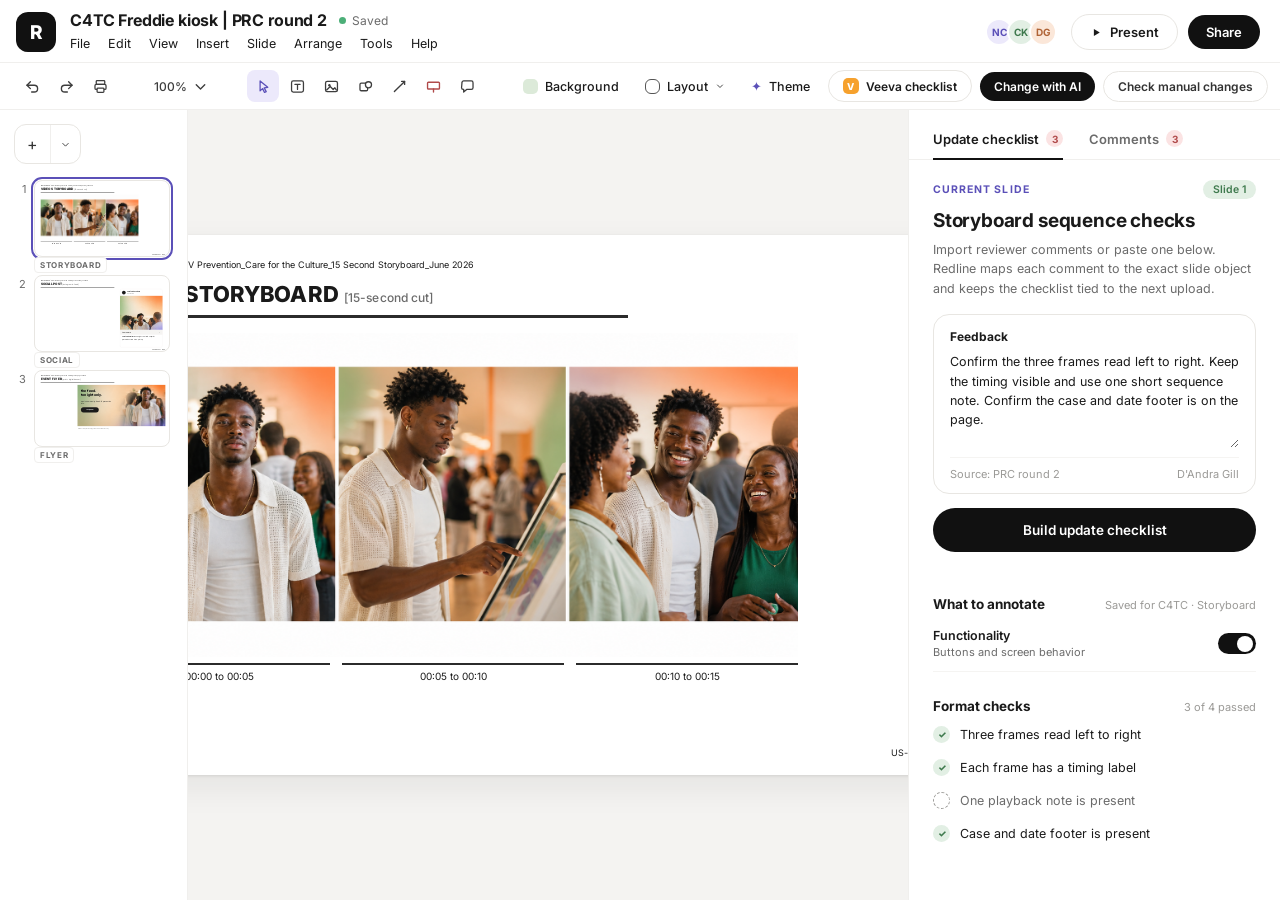
<file: demo/index.html>
<!doctype html>
<html lang="en">
<head>
<meta charset="utf-8">
<meta name="viewport" content="width=device-width, initial-scale=1">
<title>Redline · C4TC Freddie kiosk | PRC round 2</title>
<link rel="preconnect" href="https://fonts.googleapis.com">
<link rel="preconnect" href="https://fonts.gstatic.com" crossorigin>
<link href="https://fonts.googleapis.com/css2?family=Inter:wght@400;500;600;700;800&display=swap" rel="stylesheet">
<link rel="stylesheet" href="styles.css">
</head>
<body>

<header class="topbar">
  <div class="brand">
    <div class="logo">R</div>
    <div class="titleblock">
      <div class="docrow">
        <span class="doctitle" id="docTitle">C4TC Freddie kiosk | PRC round 2</span>
        <span class="savestate" id="saveState"><i class="dot"></i><em>Saved</em></span>
      </div>
      <nav class="menubar" id="menubar">
        <button data-menu="file">File</button>
        <button data-menu="edit">Edit</button>
        <button data-menu="view">View</button>
        <button data-menu="insert">Insert</button>
        <button data-menu="slide">Slide</button>
        <button data-menu="arrange">Arrange</button>
        <button data-menu="tools">Tools</button>
        <button data-menu="help">Help</button>
      </nav>
    </div>
  </div>
  <div class="topright">
    <div class="avatars">
      <span class="av av1">NC</span><span class="av av2">CK</span><span class="av av3">DG</span>
    </div>
    <button class="btn ghost" id="presentBtn">
      <svg viewBox="0 0 20 20" width="13" height="13"><path d="M6 4.5v11l9-5.5z" fill="currentColor"/></svg>
      Present
    </button>
    <button class="btn solid" id="shareBtn">Share</button>
  </div>
</header>

<div class="toolbar">
  <div class="tgroup">
    <button class="tbtn" id="undoBtn" title="Undo (⌘Z)"><svg viewBox="0 0 20 20"><path d="M7.5 4.5 3.5 8.5l4 4" fill="none" stroke="currentColor" stroke-width="1.6" stroke-linecap="round" stroke-linejoin="round"/><path d="M3.5 8.5H12a4 4 0 0 1 0 8H9" fill="none" stroke="currentColor" stroke-width="1.6" stroke-linecap="round"/></svg></button>
    <button class="tbtn" id="redoBtn" title="Redo (⇧⌘Z)"><svg viewBox="0 0 20 20"><path d="M12.5 4.5l4 4-4 4" fill="none" stroke="currentColor" stroke-width="1.6" stroke-linecap="round" stroke-linejoin="round"/><path d="M16.5 8.5H8a4 4 0 0 0 0 8h3" fill="none" stroke="currentColor" stroke-width="1.6" stroke-linecap="round"/></svg></button>
    <button class="tbtn" id="printBtn" title="Print"><svg viewBox="0 0 20 20"><rect x="5" y="3" width="10" height="4.5" rx="1" fill="none" stroke="currentColor" stroke-width="1.5"/><rect x="3.5" y="7.5" width="13" height="6" rx="1.5" fill="none" stroke="currentColor" stroke-width="1.5"/><rect x="6" y="12" width="8" height="5" rx="1" fill="#fff" stroke="currentColor" stroke-width="1.5"/></svg></button>
  </div>
  <span class="tsep"></span>
  <div class="tgroup">
    <button class="tbtn wide" id="zoomBtn" title="Zoom">100% <svg viewBox="0 0 20 20" width="10" height="10"><path d="M5 8l5 5 5-5" fill="none" stroke="currentColor" stroke-width="1.6" stroke-linecap="round" stroke-linejoin="round"/></svg></button>
  </div>
  <span class="tsep"></span>
  <div class="tgroup" id="toolGroup">
    <button class="tbtn tool active" data-tool="select" title="Select"><svg viewBox="0 0 20 20"><path d="M6 3.5 15 11l-4.2.6 2.4 4.4-2 1-2.3-4.5L6 15z" fill="none" stroke="currentColor" stroke-width="1.5" stroke-linejoin="round"/></svg></button>
    <button class="tbtn tool" data-tool="text" title="Text box"><svg viewBox="0 0 20 20"><rect x="3" y="3.5" width="14" height="13" rx="2" fill="none" stroke="currentColor" stroke-width="1.5"/><path d="M7 7.5h6M10 7.5v6" stroke="currentColor" stroke-width="1.5" stroke-linecap="round"/></svg></button>
    <button class="tbtn tool" data-tool="image" title="Image"><svg viewBox="0 0 20 20"><rect x="3" y="4" width="14" height="12" rx="2" fill="none" stroke="currentColor" stroke-width="1.5"/><circle cx="7.5" cy="8.5" r="1.4" fill="currentColor"/><path d="M4 14.5 8.5 10l3.5 3.5 2-2 2 3" fill="none" stroke="currentColor" stroke-width="1.5" stroke-linejoin="round"/></svg></button>
    <button class="tbtn tool" data-tool="shape" title="Shape"><svg viewBox="0 0 20 20"><rect x="3.5" y="6" width="9" height="9" rx="1.5" fill="none" stroke="currentColor" stroke-width="1.5"/><circle cx="13.5" cy="8" r="3.6" fill="#fff" stroke="currentColor" stroke-width="1.5"/></svg></button>
    <button class="tbtn tool" data-tool="line" title="Line"><svg viewBox="0 0 20 20"><path d="M4 16 16 4" stroke="currentColor" stroke-width="1.6" stroke-linecap="round"/><path d="M12.5 4H16v3.5" fill="none" stroke="currentColor" stroke-width="1.6" stroke-linecap="round" stroke-linejoin="round"/></svg></button>
    <button class="tbtn tool" data-tool="annotation" title="Annotation box"><svg viewBox="0 0 20 20"><rect x="3" y="5" width="14" height="8" rx="1" fill="none" stroke="#b04a4a" stroke-width="1.6"/><path d="M10 13v3.5" stroke="#b04a4a" stroke-width="1.6" stroke-linecap="round"/></svg></button>
    <button class="tbtn tool" data-tool="comment" title="Comment anchor"><svg viewBox="0 0 20 20"><path d="M3.5 5.5A2 2 0 0 1 5.5 3.5h9a2 2 0 0 1 2 2v6a2 2 0 0 1-2 2H9l-3.5 3v-3h-.5a2 2 0 0 1-2-2z" fill="none" stroke="currentColor" stroke-width="1.5" stroke-linejoin="round"/></svg></button>
  </div>
  <span class="tsep"></span>
  <div class="tgroup">
    <button class="chipbtn" id="bgBtn"><span class="swatch" style="background:#dcead9"></span> Background</button>
    <button class="chipbtn" id="layoutBtn"><span class="swatch ring"></span> Layout <svg viewBox="0 0 20 20" width="10" height="10"><path d="M5 8l5 5 5-5" fill="none" stroke="currentColor" stroke-width="1.6" stroke-linecap="round" stroke-linejoin="round"/></svg></button>
    <button class="chipbtn" id="themeBtn"><span class="spark">✦</span> Theme</button>
  </div>
  <div class="tright">
    <button class="btn ghost sm" id="veevaBtn"><span class="vbadge">V</span> Veeva checklist</button>
    <button class="btn solid sm" id="aiBtn">Change with AI</button>
    <button class="btn outline sm" id="diffBtn">Check manual changes</button>
  </div>
</div>

<main class="workspace">
  <aside class="filmstrip">
    <div class="addslide">
      <button id="addSlideBtn" title="New slide">+</button>
      <button id="addSlideCaret"><svg viewBox="0 0 20 20" width="11" height="11"><path d="M5 8l5 5 5-5" fill="none" stroke="currentColor" stroke-width="1.6" stroke-linecap="round" stroke-linejoin="round"/></svg></button>
    </div>
    <div id="thumbs"></div>
  </aside>

  <section class="canvas" id="canvasArea">
    <div class="slidewrap" id="slideWrap">
      <div class="slide" id="slideRoot"></div>
    </div>
  </section>

  <aside class="rail">
    <div class="tabs">
      <button class="tab active" data-tab="checklist">Update checklist <span class="count" id="chkCount">3</span></button>
      <button class="tab" data-tab="comments">Comments <span class="count" id="cmtCount">3</span></button>
    </div>
    <div class="railscroll" id="railChecklist">
      <div class="currentrow">
        <span class="eyebrow">Current slide</span>
        <span class="chip chip-green" id="slideChip">Slide 1</span>
      </div>
      <h2 class="railtitle" id="railTitle">Storyboard sequence checks</h2>
      <p class="raildesc">Import reviewer comments or paste one below. Redline maps each comment to the exact slide object and keeps the checklist tied to the next upload.</p>
      <div class="feedbackcard">
        <label>Feedback</label>
        <textarea id="feedbackInput" spellcheck="false"></textarea>
        <div class="fbmeta"><span id="fbSource">Source: PRC round 2</span><span id="fbAuthor">D'Andra Gill</span></div>
      </div>
      <button class="cta" id="buildBtn">Build update checklist</button>
      <div id="checklistItems"></div>
      <div id="applyAllWrap"></div>
      <div class="sechead">
        <h3>What to annotate</h3>
        <span class="muted" id="annScope">Saved for C4TC · Storyboard</span>
      </div>
      <div id="annToggles"></div>
      <div class="sechead">
        <h3>Format checks</h3>
        <span class="muted" id="checksCount">3 of 4 passed</span>
      </div>
      <div id="formatChecks"></div>
    </div>
    <div class="railscroll hidden" id="railComments"></div>
  </aside>
</main>

<div id="menuLayer"></div>
<div id="modalLayer"></div>
<div id="presentLayer" class="hidden">
  <div class="pstage"><div class="pslide" id="presentSlide"></div></div>
  <div class="pnav">
    <button id="pPrev">‹</button>
    <span id="pCounter">1 / 3</span>
    <button id="pNext">›</button>
    <button id="pExit">Exit</button>
  </div>
</div>
<div id="toast"></div>

<script src="app.js"></script>
</body>
</html>
</file>
<file: demo/styles.css>
/* Redline demo · design tokens from mockups */
:root{
  --bg:#ffffff;
  --text:#1a1a1a;
  --muted:#6b6b6b;
  --faint:#9b9a97;
  --sidebar:#fafaf9;
  --border:#f0efed;
  --border2:#f5f4f2;
  --edge:#e8e6e2;
  --canvas:#f4f3f1;
  --purple-bg:#ece9fb; --purple:#5b50b8;
  --green-bg:#e2efe4; --green:#3f7a4e;
  --yellow-bg:#faf0cd; --yellow:#8f7422;
  --blue-bg:#e3ebfb; --blue:#3d5cc4;
  --orange-bg:#fbe7d9; --orange:#b06437;
  --red-bg:#fbe3e3; --red:#b04a4a;
  --annotation:#c00000;
  --magenta:#ff00cc;
  --shadow-sm:0 1px 3px rgba(0,0,0,.1);
}
*{box-sizing:border-box;margin:0;padding:0}
html,body{height:100%}
body{
  font-family:'Inter',-apple-system,system-ui,sans-serif;
  background:var(--bg);color:var(--text);
  font-size:13px;overflow:hidden;
  display:flex;flex-direction:column;
  -webkit-font-smoothing:antialiased;
}
button{font-family:inherit;border:none;background:none;cursor:pointer;color:inherit}
.hidden{display:none !important}

/* ---------- top bar ---------- */
.topbar{
  display:flex;align-items:center;justify-content:space-between;
  padding:10px 20px 8px 16px;background:var(--bg);
}
.brand{display:flex;align-items:center;gap:14px;min-width:0}
.logo{
  width:40px;height:40px;border-radius:12px;background:#111;color:#fff;
  display:flex;align-items:center;justify-content:center;
  font-weight:800;font-size:19px;flex:none;
}
.titleblock{min-width:0}
.docrow{display:flex;align-items:center;gap:12px}
.doctitle{font-size:16px;font-weight:700;letter-spacing:-0.01em;white-space:nowrap}
.savestate{display:flex;align-items:center;gap:6px;font-size:12px;color:var(--muted)}
.savestate .dot{width:7px;height:7px;border-radius:50%;background:#4caf78;display:inline-block}
.savestate em{font-style:normal}
.savestate.saving .dot{background:var(--faint)}
.menubar{display:flex;gap:2px;margin-top:3px;margin-left:-8px}
.menubar button{
  font-size:12.5px;color:var(--text);padding:3px 8px;border-radius:6px;
}
.menubar button:hover,.menubar button.open{background:var(--border2)}
.topright{display:flex;align-items:center;gap:10px}
.avatars{display:flex;margin-right:4px}
.av{
  width:28px;height:28px;border-radius:50%;font-size:10px;font-weight:700;
  display:flex;align-items:center;justify-content:center;
  border:2px solid #fff;margin-left:-6px;
}
.av1{background:var(--purple-bg);color:var(--purple)}
.av2{background:var(--green-bg);color:var(--green)}
.av3{background:var(--orange-bg);color:var(--orange)}

.btn{
  display:inline-flex;align-items:center;gap:7px;
  border-radius:999px;font-weight:600;font-size:13px;
  padding:9px 18px;white-space:nowrap;
}
.btn.solid{background:#111;color:#fff}
.btn.solid:hover{background:#000}
.btn.ghost{background:#fff;border:1px solid var(--edge)}
.btn.ghost:hover{background:var(--sidebar)}
.btn.outline{background:#fff;border:1px solid var(--edge);color:var(--text)}
.btn.outline:hover{background:var(--sidebar)}
.btn.sm{padding:7px 14px;font-size:12px}
.vbadge{
  width:16px;height:16px;border-radius:5px;background:#f6a12d;color:#fff;
  font-size:9.5px;font-weight:800;display:inline-flex;align-items:center;justify-content:center;
}

/* ---------- toolbar ---------- */
.toolbar{
  display:flex;align-items:center;gap:6px;
  padding:7px 20px 7px 16px;border-top:1px solid var(--border);border-bottom:1px solid var(--border);
  background:var(--bg);
}
.tgroup{display:flex;align-items:center;gap:2px}
.tsep{width:1px;height:22px;background:var(--border);margin:0 8px}
.tbtn{
  width:32px;height:32px;border-radius:8px;color:#3d3d3d;
  display:inline-flex;align-items:center;justify-content:center;
}
.tbtn svg{width:17px;height:17px}
.tbtn:hover{background:var(--border2)}
.tbtn.wide{width:auto;padding:0 10px;font-size:12px;font-weight:500;gap:5px}
.tbtn.tool.active{background:var(--purple-bg);color:var(--purple)}
.chipbtn{
  display:inline-flex;align-items:center;gap:7px;font-size:12.5px;font-weight:500;
  padding:6px 12px;border-radius:999px;
}
.chipbtn:hover{background:var(--border2)}
.swatch{width:15px;height:15px;border-radius:5px;display:inline-block}
.swatch.ring{background:#fff;border:1.5px solid #555;border-radius:6px}
.spark{color:var(--purple);font-size:13px}
.tright{margin-left:auto;display:flex;align-items:center;gap:8px}
#diffBtn{color:#333}

/* ---------- workspace ---------- */
.workspace{flex:1;display:flex;min-height:0}

/* filmstrip */
.filmstrip{
  width:188px;flex:none;background:var(--bg);
  border-right:1px solid var(--border);
  padding:14px 14px;overflow-y:auto;
}
.addslide{
  display:inline-flex;align-items:center;background:#fff;
  border:1px solid var(--edge);border-radius:12px;margin-bottom:16px;overflow:hidden;
}
.addslide button{padding:7px 12px;font-size:16px;color:#333}
.addslide button:hover{background:var(--sidebar)}
.addslide #addSlideCaret{border-left:1px solid var(--border);padding:9px 9px}
.thumbrow{display:flex;gap:8px;margin-bottom:18px;cursor:pointer}
.thumbnum{font-size:11px;color:var(--muted);width:12px;text-align:right;padding-top:2px}
.thumbbox{position:relative}
.thumbslide{
  width:136px;height:77px;background:#fff;border-radius:8px;
  border:1px solid var(--edge);overflow:hidden;position:relative;
}
.thumbrow.active .thumbslide{outline:2.5px solid var(--purple);outline-offset:1px}
.thumbslide .slideinner{transform:scale(0.1417);transform-origin:0 0;width:960px;height:540px;position:absolute;pointer-events:none}
.thumblabel{
  position:absolute;left:0;bottom:-16px;
  font-size:8px;font-weight:700;letter-spacing:.08em;color:var(--muted);
  background:#fff;border:1px solid var(--border);border-radius:4px;padding:2px 5px;
}

/* canvas */
.canvas{
  flex:1;min-width:0;background:var(--canvas);
  overflow:auto;display:flex;align-items:center;justify-content:center;
  position:relative;
}
.slidewrap{padding:36px;transition:transform .2s ease}
.slide{
  width:960px;height:540px;background:#fff;position:relative;
  box-shadow:var(--shadow-sm),0 12px 32px rgba(0,0,0,.07);
  overflow:hidden;
}
.el{position:absolute;user-select:none}
.el .txt{width:100%;height:100%;outline:none}
.el.editing .txt{user-select:text;cursor:text}
.el-image{background-size:cover;background-position:center}
.el-annotation{
  border:2px solid var(--annotation);background:#fff;
  padding:6px 10px;font-size:11px;line-height:1.4;color:var(--text);
  display:flex;align-items:center;
}
.el-annotation .rl{color:var(--annotation);font-weight:700;text-decoration:underline;font-style:normal}
.el-annotation .rlb{color:var(--annotation);font-weight:700}
.el-magenta{border:2.5px dashed var(--magenta);background:transparent}
.el-anchorbox{border:1.5px dashed #333;background:transparent}
.el-anchorbox .num{
  position:absolute;top:-13px;right:-4px;color:var(--annotation);
  font-size:10px;font-weight:700;
}
.leaders{position:absolute;inset:0;width:100%;height:100%;pointer-events:none}
.leaders line{stroke:var(--annotation);stroke-width:1.5}

.ann-in{animation:annIn .5s cubic-bezier(.22,.61,.36,1) both}
@keyframes annIn{from{opacity:0;transform:scale(.92)}to{opacity:1;transform:none}}
.leader-in{stroke-dasharray:300;stroke-dashoffset:300;animation:leaderIn .6s ease .15s forwards}
@keyframes leaderIn{to{stroke-dashoffset:0}}
.flash .txt,.flash{animation:flashBg 1.4s ease both}
@keyframes flashBg{0%{background-color:var(--yellow-bg)}100%{background-color:transparent}}
.fade-in{animation:pxFadeUp .5s cubic-bezier(.22,.61,.36,1) both}

/* selection */
.selbox{
  position:absolute;border:1.5px solid var(--purple);pointer-events:none;
}
.handle{
  position:absolute;width:8px;height:8px;background:#fff;
  border:1.5px solid var(--purple);border-radius:2px;pointer-events:all;
}
.h-nw{top:-5px;left:-5px;cursor:nwse-resize}.h-n{top:-5px;left:calc(50% - 4px);cursor:ns-resize}
.h-ne{top:-5px;right:-5px;cursor:nesw-resize}.h-e{top:calc(50% - 4px);right:-5px;cursor:ew-resize}
.h-se{bottom:-5px;right:-5px;cursor:nwse-resize}.h-s{bottom:-5px;left:calc(50% - 4px);cursor:ns-resize}
.h-sw{bottom:-5px;left:-5px;cursor:nesw-resize}.h-w{top:calc(50% - 4px);left:-5px;cursor:ew-resize}

/* ---------- right rail ---------- */
.rail{
  width:372px;flex:none;background:var(--bg);
  border-left:1px solid var(--border);
  display:flex;flex-direction:column;min-height:0;
}
.tabs{display:flex;gap:26px;padding:16px 24px 0;border-bottom:1px solid var(--border)}
.tab{
  font-size:13px;font-weight:600;color:var(--muted);
  padding:4px 0 12px;position:relative;display:flex;align-items:center;gap:7px;
}
.tab.active{color:var(--text)}
.tab.active::after{
  content:"";position:absolute;left:0;right:0;bottom:-1px;height:2px;background:#111;
}
.count{
  min-width:17px;height:17px;border-radius:999px;background:var(--red-bg);color:var(--red);
  font-size:10px;font-weight:700;display:inline-flex;align-items:center;justify-content:center;
  padding:0 5px;
}
.railscroll{flex:1;overflow-y:auto;padding:20px 24px 32px}
.currentrow{display:flex;align-items:center;justify-content:space-between;margin-bottom:10px}
.eyebrow{
  font-size:10.5px;font-weight:700;letter-spacing:.1em;text-transform:uppercase;color:var(--purple);
}
.chip{
  font-size:10.5px;font-weight:600;border-radius:999px;padding:3px 10px;white-space:nowrap;
}
.chip-green{background:var(--green-bg);color:var(--green)}
.chip-purple{background:var(--purple-bg);color:var(--purple)}
.chip-blue{background:var(--blue-bg);color:var(--blue)}
.chip-yellow{background:var(--yellow-bg);color:var(--yellow)}
.chip-orange{background:var(--orange-bg);color:var(--orange)}
.chip-red{background:var(--red-bg);color:var(--red)}
.railtitle{font-size:19px;font-weight:700;letter-spacing:-0.01em;margin-bottom:8px}
.raildesc{font-size:12.5px;line-height:1.55;color:var(--muted);margin-bottom:16px}
.feedbackcard{
  border:1px solid var(--edge);border-radius:16px;padding:14px 16px 12px;margin-bottom:14px;
}
.feedbackcard label{font-size:12px;font-weight:700;display:block;margin-bottom:8px}
.feedbackcard textarea{
  width:100%;min-height:96px;border:none;outline:none;resize:vertical;
  font-family:inherit;font-size:12.5px;line-height:1.55;color:var(--text);
}
.feedbackcard.pulse{animation:cardPulse 1.2s ease 2}
@keyframes cardPulse{0%,100%{border-color:var(--edge)}50%{border-color:var(--purple)}}
.fbmeta{
  display:flex;justify-content:space-between;font-size:11px;color:var(--faint);
  border-top:1px solid var(--border2);padding-top:9px;margin-top:6px;
}
.cta{
  width:100%;background:#111;color:#fff;border-radius:999px;
  padding:14px;font-size:13.5px;font-weight:600;margin-bottom:18px;
}
.cta:hover{background:#000}
.cta:disabled{opacity:.6;cursor:default}

#checklistItems{display:flex;flex-direction:column;gap:10px}
.item{
  border:1px solid var(--border);border-radius:14px;padding:12px 14px;
  display:flex;align-items:flex-start;gap:10px;
  animation:pxFadeUp .5s cubic-bezier(.22,.61,.36,1) both;
}
@keyframes pxFadeUp{from{opacity:0;transform:translateY(8px)}to{opacity:1;transform:none}}
.item .stat{
  width:18px;height:18px;border-radius:50%;flex:none;margin-top:1px;
  border:1.5px dashed var(--faint);
  display:flex;align-items:center;justify-content:center;font-size:10px;
}
.item.done .stat{border:none;background:var(--green-bg);color:var(--green);font-weight:800}
.item .body{flex:1;min-width:0}
.item .lbl{font-size:12.5px;font-weight:600;line-height:1.4;margin-bottom:5px}
.item .meta{display:flex;align-items:center;gap:6px}
.item .src{font-size:10.5px;color:var(--faint)}
.applybtn{
  background:#111;color:#fff;border-radius:999px;font-size:11px;font-weight:600;
  padding:6px 12px;flex:none;margin-top:1px;
}
.applybtn:disabled{opacity:.5}
.item.done .applybtn{background:var(--green-bg);color:var(--green)}
#applyAllWrap{margin-top:12px}
#applyAllWrap .applyall{
  width:100%;border:1px solid var(--edge);border-radius:999px;background:#fff;
  padding:10px;font-size:12.5px;font-weight:600;
}
#applyAllWrap .applyall:hover{background:var(--sidebar)}

.sechead{
  display:flex;align-items:baseline;justify-content:space-between;
  margin:26px 0 4px;
}
.sechead h3{font-size:13.5px;font-weight:700}
.muted{font-size:11px;color:var(--faint)}
.togglerow{
  display:flex;align-items:center;justify-content:space-between;
  padding:12px 0;border-bottom:1px solid var(--border2);
}
.togglerow .tl{font-size:12.5px;font-weight:600}
.togglerow .td{font-size:11px;color:var(--muted);margin-top:2px}
.switch{
  width:38px;height:21px;border-radius:999px;background:#dcdad6;position:relative;
  transition:background .2s;flex:none;
}
.switch::after{
  content:"";position:absolute;top:2.5px;left:3px;width:16px;height:16px;
  border-radius:50%;background:#fff;transition:left .2s;box-shadow:var(--shadow-sm);
}
.switch.on{background:#111}
.switch.on::after{left:19px}

.checkrow{display:flex;align-items:center;gap:10px;padding:8px 0}
.checkrow .ic{
  width:17px;height:17px;border-radius:50%;flex:none;
  display:flex;align-items:center;justify-content:center;font-size:9.5px;font-weight:800;
}
.checkrow.pass .ic{background:var(--green-bg);color:var(--green)}
.checkrow.fail .ic{border:1.5px dashed var(--faint);color:transparent}
.checkrow .cl{font-size:12.5px}
.checkrow.fail .cl{color:var(--muted)}
.checkrow.justpassed .ic{animation:pop .45s cubic-bezier(.22,.61,.36,1)}
@keyframes pop{0%{transform:scale(.4)}60%{transform:scale(1.25)}100%{transform:scale(1)}}

/* comments tab */
.cthread{border-bottom:1px solid var(--border2);padding:16px 0}
.cthread:first-child{padding-top:4px}
.cmt{font-size:12.5px;line-height:1.55}
.cmt .num{font-weight:700}
.cmt .status-accept{color:#3f9a5f;font-weight:700}
.cmt .status-discuss{color:#3f9a5f;font-weight:700}
.cmt .status-leave{font-weight:700;text-decoration:underline}
.cmt .spk{color:var(--faint);font-size:11.5px}
.creply{margin:10px 0 0 18px;font-size:12.5px;line-height:1.55}

/* ---------- menus ---------- */
#menuLayer{position:fixed;inset:0;z-index:60;display:none}
#menuLayer.open{display:block}
.menu{
  position:absolute;background:#fff;border:1px solid var(--border);border-radius:14px;
  box-shadow:0 8px 30px rgba(0,0,0,.12);padding:6px;min-width:230px;
  animation:pxFadeUp .18s ease both;
}
.menu .mi{
  display:flex;align-items:center;justify-content:space-between;gap:24px;
  width:100%;text-align:left;font-size:12.5px;padding:8px 12px;border-radius:8px;
}
.menu .mi:hover{background:var(--border2)}
.menu .mi .kbd{font-size:11px;color:var(--faint)}
.menu .msep{height:1px;background:var(--border);margin:5px 8px}

/* ---------- modals ---------- */
#modalLayer{
  position:fixed;inset:0;z-index:70;background:rgba(26,26,26,.42);
  display:none;align-items:center;justify-content:center;
}
#modalLayer.open{display:flex}
.modal{
  background:#fff;border-radius:20px;width:520px;max-width:calc(100vw - 48px);
  max-height:80vh;overflow-y:auto;padding:28px;
  animation:modalIn .28s cubic-bezier(.22,.61,.36,1) both;
}
@keyframes modalIn{from{opacity:0;transform:translateY(14px) scale(.98)}to{opacity:1;transform:none}}
.modal h2{font-size:18px;font-weight:700;letter-spacing:-0.01em}
.modal .msub{font-size:12.5px;color:var(--muted);margin-top:6px;line-height:1.5}
.mrow{
  display:flex;align-items:center;justify-content:space-between;gap:14px;
  padding:13px 0;border-bottom:1px solid var(--border2);font-size:13px;
}
.mrow .rt{font-weight:600}
.mrow .rd{font-size:11.5px;color:var(--muted);margin-top:2px}
.mnote{
  background:var(--sidebar);border-radius:14px;padding:14px 16px;
  font-size:12px;color:var(--muted);line-height:1.55;margin-top:18px;
}
.mactions{display:flex;justify-content:flex-end;gap:10px;margin-top:20px}
.assetgrid{display:flex;gap:12px;margin-top:18px}
.assetgrid img{
  width:140px;height:84px;object-fit:cover;border-radius:10px;
  border:1px solid var(--edge);cursor:pointer;
}
.assetgrid img:hover{outline:2px solid var(--purple)}

/* ---------- present ---------- */
#presentLayer{position:fixed;inset:0;z-index:90;background:#101010;display:flex;flex-direction:column}
.pstage{flex:1;display:flex;align-items:center;justify-content:center;overflow:hidden}
.pslide{width:960px;height:540px;background:#fff;position:relative;overflow:hidden;transform-origin:center}
.pnav{
  position:fixed;bottom:22px;left:50%;transform:translateX(-50%);
  display:flex;align-items:center;gap:14px;background:rgba(255,255,255,.09);
  border-radius:999px;padding:8px 16px;color:#eee;font-size:12px;backdrop-filter:blur(8px);
}
.pnav button{color:#eee;font-size:15px;padding:2px 8px;border-radius:8px}
.pnav button:hover{background:rgba(255,255,255,.14)}
#pExit{font-size:12px}

/* toast */
#toast{
  position:fixed;bottom:26px;left:50%;transform:translateX(-50%) translateY(16px);
  background:#111;color:#fff;font-size:12.5px;font-weight:500;
  border-radius:999px;padding:10px 20px;opacity:0;pointer-events:none;
  transition:all .3s cubic-bezier(.22,.61,.36,1);z-index:100;white-space:nowrap;
}
#toast.show{opacity:1;transform:translateX(-50%) translateY(0)}
</file>
